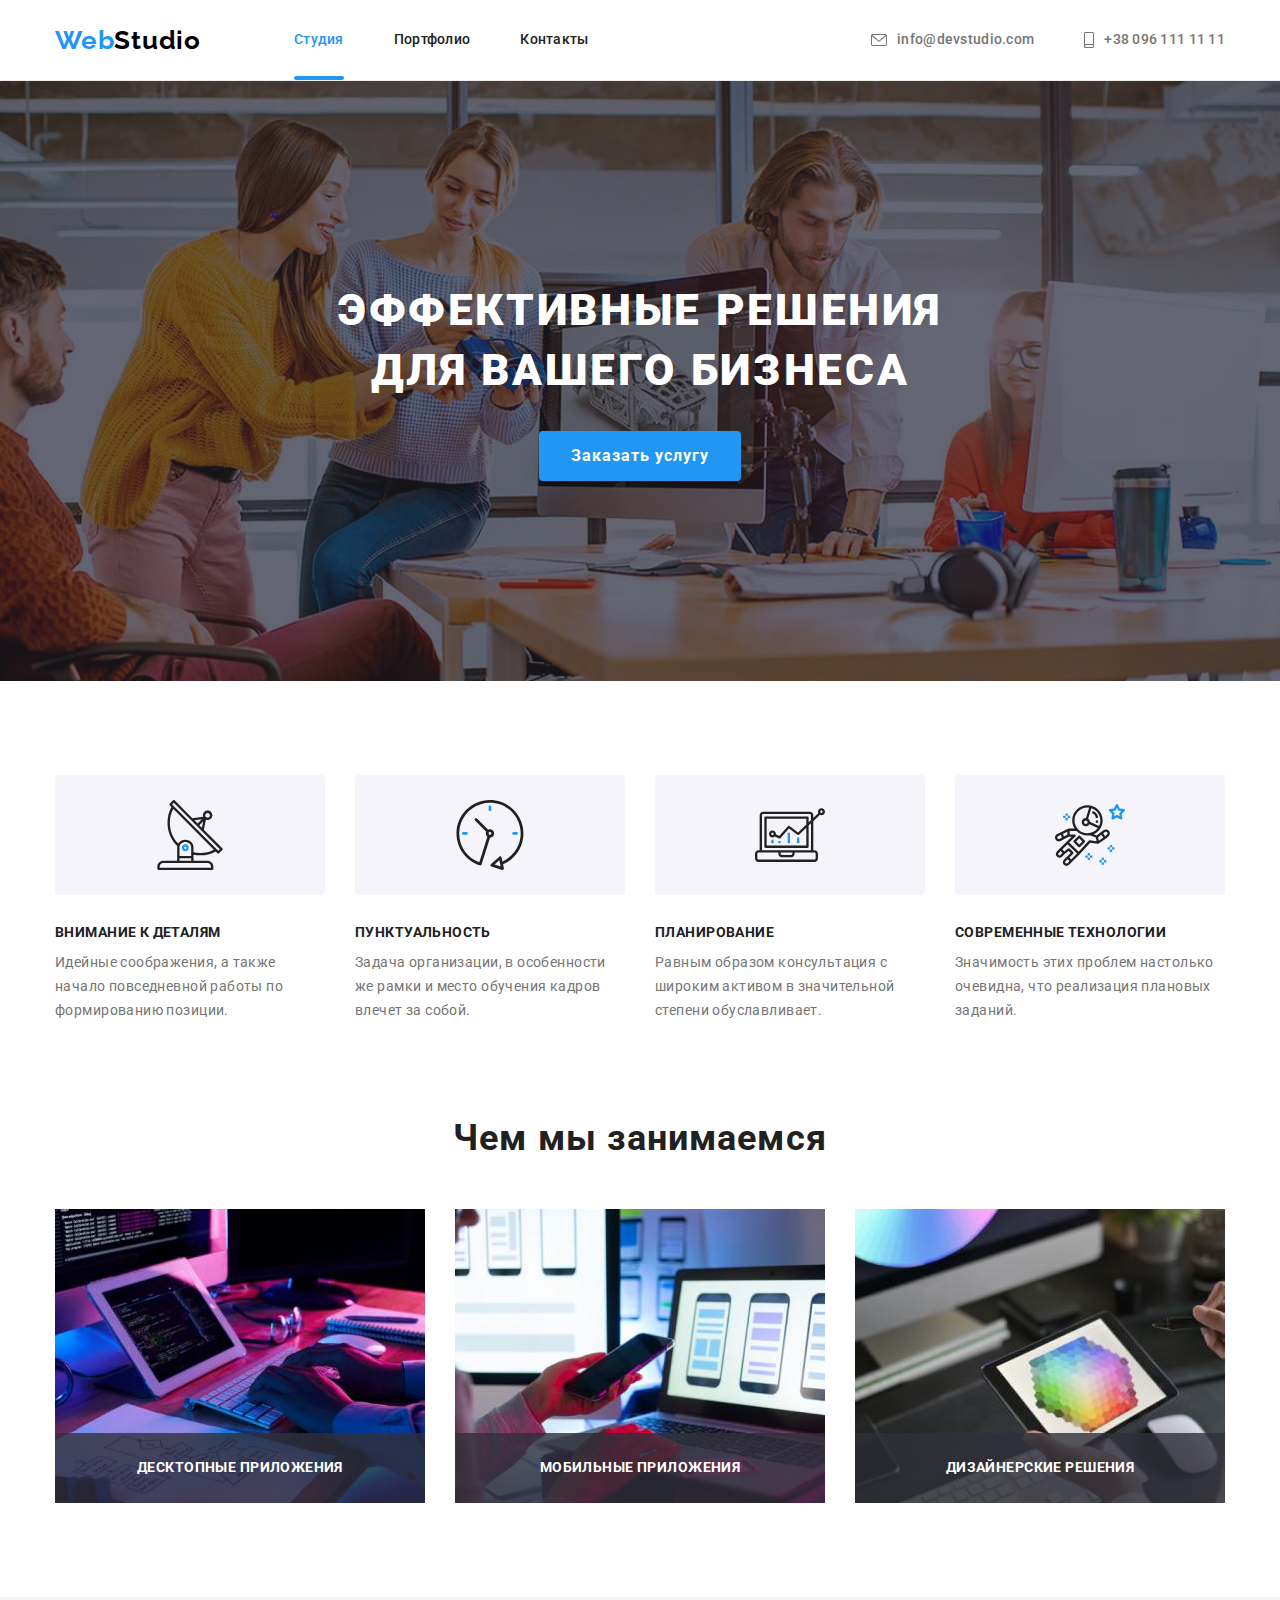
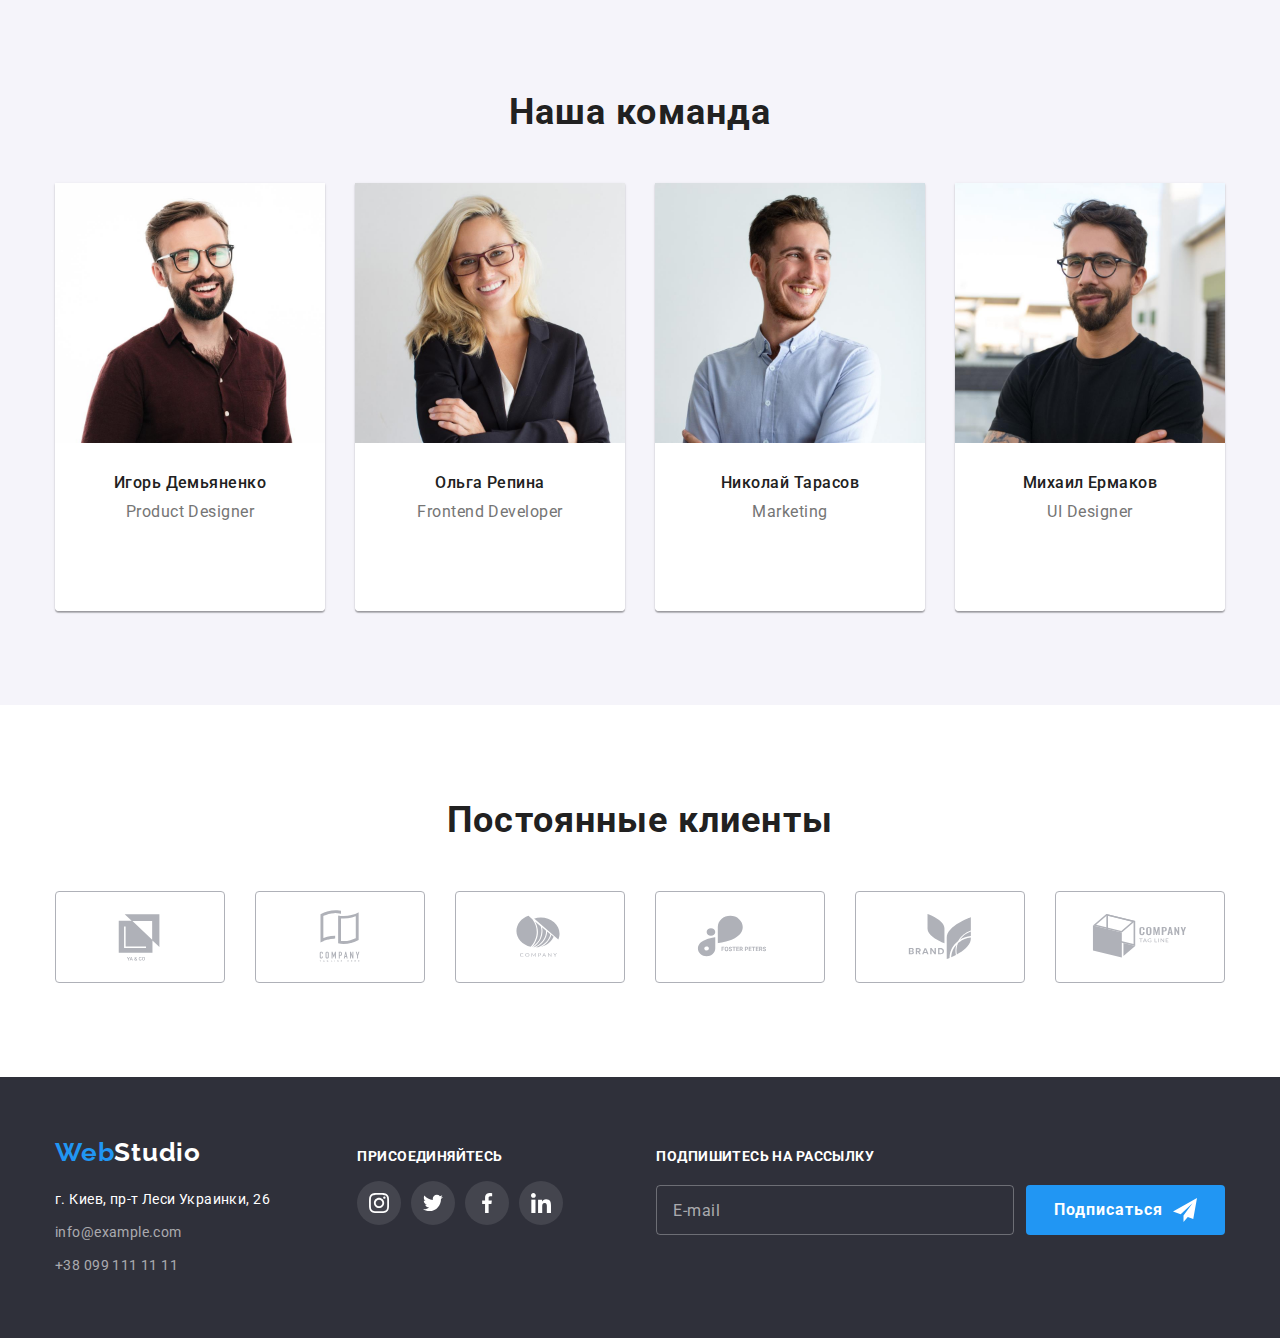
<file: index.html>
<!DOCTYPE html>
<html lang="ru">
<head>
    <meta charset="UTF-8">
    <meta http-equiv="X-UA-Compatible" content="IE=edge">
    <meta name="viewport" content="width=device-width, initial-scale=1.0">
    <title>Студия</title>
    <link rel="preconnect" href="https://fonts.googleapis.com">
    <link rel="preconnect" href="https://fonts.gstatic.com" crossorigin>
    <link href="https://fonts.googleapis.com/css2?family=Raleway:wght@700&family=Roboto:wght@400;500;700;900&display=swap"
        rel="stylesheet">
    <link rel="stylesheet" href="https://cdnjs.cloudflare.com/ajax/libs/modern-normalize/1.1.0/modern-normalize.min.css">
    <link rel="stylesheet" href="./css/main.min.css">
</head>
<body>
    <header class="main-header">
        <div class="main-header--flex container">
            <nav class="header-container">
                <a href="./index.html" class="logo"><span class="logo__accent">Web</span>Studio</a>
                <ul class="nav">
                    <li class="nav__item">
                        <a class="nav__link nav__link--current" href="./index.html">Студия</a>
                    </li>
                    <li class="nav__item">
                        <a class="nav__link" href="./portfolio.html">Портфолио</a>
                    </li>
                    <li class="nav__item">
                        <a class="nav__link" href="">Контакты</a>
                    </li>
                </ul>
            </nav>
            <ul class="extra-address">
                <li class="extra-address__item">
                    <a class="extra-address__link" href="mailto:info@devstudio.com">
                        <svg class="extra-address__icon" width="16" height="12">
                            <use href="./images/sprite.svg#icon-envelope"></use>
                        </svg>
                        info@devstudio.com</a>
                </li>
                <li class="extra-address__item">
                    <a class="extra-address__link" href="tel:+380961111111">
                        <svg class="extra-address__icon" width="10" height="16">
                            <use href="./images/sprite.svg#icon-smartphone"></use>
                        </svg>
                        +38 096 111 11 11</a>
                </li>
            </ul>
        </div>
    </header>
    <main>
        <!-- Hero  -->
        <section class="hero-section">
            <div class="container">
                <h1 class="hero-section__title">Эффективные решения для вашего бизнеса</h1>
                <button class="hero-section__btn btn" type="button" data-modal-open>Заказать услугу</button>
            </div>
        </section>
        <!-- Секция Наше преимущество -->
        <section class="section">
            <div class="container">
                <h2 class="visually-hidden">Наши преимущества</h2>
                <ul class="benefits">
                    <li class="benefits__item">
                        <div class="benefits__wrapper">
                            <svg width="70" height="70">
                                <use href="./images/sprite.svg#icon-antenna"></use>
                            </svg>
                        </div>
                        <h3 class="benefits__title">Внимание к деталям</h3>
                        <p class="benefits__desc">Идейные соображения, а также начало повседневной работы по формированию позиции.</p>
                    </li>
                    <li class="benefits__item">
                        <div class="benefits__wrapper">
                            <svg width="70" height="70">
                                <use href="./images/sprite.svg#icon-clock"></use>
                            </svg>
                        </div>
                        <h3 class="benefits__title">Пунктуальность</h3>
                        <p class="benefits__desc">Задача организации, в особенности же рамки и место обучения кадров влечет за собой.</p>
                    </li>
                    <li class="benefits__item">
                        <div class="benefits__wrapper">
                            <svg width="70" height="70">
                                <use href="./images/sprite.svg#icon-diagram"></use>
                            </svg>
                        </div>
                        <h3 class="benefits__title">Планирование</h3>
                        <p class="benefits__desc">Равным образом консультация с широким активом в значительной степени обуславливает.</p>
                    </li>
                    <li class="benefits__item">
                        <div class="benefits__wrapper">
                            <svg width="70" height="70">
                                <use href="./images/sprite.svg#icon-astronaut"></use>
                            </svg>
                        </div>
                        <h3 class="benefits__title">Современные технологии</h3>
                        <p class="benefits__desc">Значимость этих проблем настолько очевидна, что реализация плановых заданий.</p>
                    </li>
                </ul>
            </div>
        </section>
        <!-- Секция Чем мы занимаемся -->
        <section class="section section--no-top-padding">
            <div class="container">
                <h2 class="section__title">Чем мы занимаемся</h2>
                <ul class="activity-list">
                    <li class="activity-list__item">
                        <img src="images/what-we-do-1.jpg" alt="Мужчина пишет код" width="370" height="294">
                        <p class="activity-section__over-text">Десктопные приложения</p>
                    </li>
                    <li class="activity-list__item">
                        <img src="images/what-we-do-2.jpg" alt="Девушка держит телефон у ноутбука" width="370" height="294">
                        <p class="activity-section__over-text">Мобильные приложения</p>
                    </li>
                    <li class="activity-list__item">
                        <img src="images/what-we-do-3.jpg" alt="Человек держит планшет в руках" width="370" height="294">
                        <p class="activity-section__over-text">Дизайнерские решения</p>
                    </li>
                </ul>
            </div>
        </section>
        <!-- Секция Наша команда -->
        <section class="section section--gray-background">
            <div class="container">
            <h2 class="section__title">Наша команда</h2>
            <ul class="team-list">
                <li class="team-item">
                    <img src="images/our-team-1.jpg" alt="Фотография Игоря Демьяненко" width="270" height="260">
                    <div class="team-item__meta">
                        <h3 class="team-item__name">Игорь Демьяненко</h3>
                        <p class="team-item__desc" lang="en">Product Designer</p>
                        <ul class="icons-list">
                            <li class="icons-item">
                                <a class="icons-item__link" href="">
                                    <svg class="icons-item__icon" width="20" height="20">
                                        <use href="./images/sprite.svg#icon-instagram"></use>
                                    </svg>
                                </a>
                            </li>
                            <li class="icons-item">
                                <a class="icons-item__link" href="">
                                    <svg class="icons-item__icon" width="20" height="20">
                                        <use href="./images/sprite.svg#icon-twitter"></use>
                                    </svg>
                                </a>
                            </li>
                            <li class="icons-item">
                                <a class="icons-item__link" href="">
                                    <svg class="icons-item__icon" width="20" height="20">
                                        <use href="./images/sprite.svg#icon-facebook"></use>
                                    </svg>
                                </a>
                            </li>
                            <li class="icons-item">
                                <a class="icons-item__link" href="">
                                    <svg class="icons-item__icon" width="20" height="20">
                                        <use href="./images/sprite.svg#icon-linkedin"></use>
                                    </svg>
                                </a>
                            </li>
                        </ul>
                    </div>
                </li>
                <li class="team-item">
                    <img src="images/our-team-2.jpg" alt="Фотография Ольги Репиной" width="270" height="260">
                    <div class="team-item__meta">
                        <h3 class="team-item__name">Ольга Репина</h3>
                        <p class="team-item__desc" lang="en">Frontend Developer</p>
                        <ul class="icons-list">
                            <li class="icons-item">
                                <a class="icons-item__link" href="">
                                    <svg class="icons-item__icon" width="20" height="20">
                                        <use href="./images/sprite.svg#icon-instagram"></use>
                                    </svg>
                                </a>
                            </li>
                            <li class="icons-item">
                                <a class="icons-item__link" href="">
                                    <svg class="icons-item__icon" width="20" height="20">
                                        <use href="./images/sprite.svg#icon-twitter"></use>
                                    </svg>
                                </a>
                            </li>
                            <li class="icons-item">
                                <a class="icons-item__link" href="">
                                    <svg class="icons-item__icon" width="20" height="20">
                                        <use href="./images/sprite.svg#icon-facebook"></use>
                                    </svg>
                                </a>
                            </li>
                            <li class="icons-item">
                                <a class="icons-item__link" href="">
                                    <svg class="icons-item__icon" width="20" height="20">
                                        <use href="./images/sprite.svg#icon-linkedin"></use>
                                    </svg>
                                </a>
                            </li>
                        </ul>
                    </div>
                </li>
                <li class="team-item">
                    <img src="images/our-team-3.jpg" alt="Фотография Николая Тарасова" width="270" height="260">
                    <div class="team-item__meta">
                        <h3 class="team-item__name">Николай Тарасов</h3>
                        <p class="team-item__desc" lang="en">Marketing</p>
                        <ul class="icons-list">
                            <li class="icons-item">
                                <a class="icons-item__link" href="">
                                    <svg class="icons-item__icon" width="20" height="20">
                                        <use href="./images/sprite.svg#icon-instagram"></use>
                                    </svg>
                                </a>
                            </li>
                            <li class="icons-item">
                                <a class="icons-item__link" href="">
                                    <svg class="icons-item__icon" width="20" height="20">
                                        <use href="./images/sprite.svg#icon-twitter"></use>
                                    </svg>
                                </a>
                            </li>
                            <li class="icons-item">
                                <a class="icons-item__link" href="">
                                    <svg class="icons-item__icon" width="20" height="20">
                                        <use href="./images/sprite.svg#icon-facebook"></use>
                                    </svg>
                                </a>
                            </li>
                            <li class="icons-item">
                                <a class="icons-item__link" href="">
                                    <svg class="icons-item__icon" width="20" height="20">
                                        <use href="./images/sprite.svg#icon-linkedin"></use>
                                    </svg>
                                </a>
                            </li>
                        </ul>
                    </div>
                </li>
                <li class="team-item">
                    <img src="images/our-team-4.jpg" alt="Фотография Михаила Ермакова" width="270" height="260">
                    <div class="team-item__meta">
                        <h3 class="team-item__name">Михаил Ермаков</h3>
                        <p class="team-item__desc" lang="en">UI Designer</p>
                        <ul class="icons-list">
                            <li class="icons-item">
                                <a class="icons-item__link" href="">
                                    <svg class="icons-item__icon" width="20" height="20">
                                        <use href="./images/sprite.svg#icon-instagram"></use>
                                    </svg>
                                </a>
                            </li>
                            <li class="icons-item">
                                <a class="icons-item__link" href="">
                                    <svg class="icons-item__icon" width="20" height="20">
                                        <use href="./images/sprite.svg#icon-twitter"></use>
                                    </svg>
                                </a>
                            </li>
                            <li class="icons-item">
                                <a class="icons-item__link" href="">
                                    <svg class="icons-item__icon" width="20" height="20">
                                        <use href="./images/sprite.svg#icon-facebook"></use>
                                    </svg>
                                </a>
                            </li>
                            <li class="icons-item">
                                <a class="icons-item__link" href="">
                                    <svg class="icons-item__icon" width="20" height="20">
                                        <use href="./images/sprite.svg#icon-linkedin"></use>
                                    </svg>
                                </a>
                            </li>
                        </ul>
                    </div>
                </li>
            </ul>
            </div>
        </section>
        <!-- Постоянные клиенты -->
        <section class="section">
            <div class="container">
            <h2 class="section__title">Постоянные клиенты</h2>
            <ul class="clients">
                <li class="clients__item">
                    <a class="clients__link" href="">
                        <svg class="clients__icon" width="106" height="60">
                            <use href="./images/sprite.svg#icon-client-1"></use>
                        </svg>
                    </a>
                </li>
                <li class="clients__item">
                    <a class="clients__link" href="">
                        <svg class="clients__icon" width="106" height="60">
                            <use href="./images/sprite.svg#icon-client-2"></use>
                        </svg>
                    </a>
                </li>
                <li class="clients__item">
                    <a class="clients__link" href="">
                        <svg class="clients__icon" width="106" height="60">
                            <use href="./images/sprite.svg#icon-client-3"></use>
                        </svg>
                    </a>
                </li>
                <li class="clients__item">
                    <a class="clients__link" href="">
                        <svg class="clients__icon" width="106" height="60">
                            <use href="./images/sprite.svg#icon-client-4"></use>
                        </svg>
                    </a>
                </li>
                <li class="clients__item">
                    <a class="clients__link" href="">
                        <svg class="clients__icon" width="106" height="60">
                            <use href="./images/sprite.svg#icon-client-5"></use>
                        </svg>
                    </a>
                </li>
                <li class="clients__item">
                    <a class="clients__link" href="">
                        <svg class="clients__icon" width="106" height="60">
                            <use href="./images/sprite.svg#icon-client-6"></use>
                        </svg>
                    </a>
                </li>
            </ul>
            </div>
        </section>
    </main>
    <footer>
        <div class="container footer-container">
            <div class="footer-address">
            <a href="index.html" class="logo logo-footer"><span class="logo__accent">Web</span>Studio</a>
            <address>
                <ul class="main-address">
                    <li class="main-address__item">
                        <a class="main-address__link"
                            href="https://www.google.com/maps/place/Lesi+Ukrainky+Blvd,+26,+Kyiv,+02000/@50.4265807,30.5383858,17z/data=!4m5!3m4!1s0x40d4cf0e033ecbe9:0x57a4dffefec77da0!8m2!3d50.4265807!4d30.5383858">г.
                            Киев, пр-т Леси Украинки, 26</a>
                    </li>
                    <li class="main-address__item">
                        <a class="main-address__link address-specialty" href="mailto:info@example.com">info@example.com</a>
                    </li>
                    <li class="main-address__item">
                        <a class="main-address__link address-specialty" href="tel:+380991111111">+38 099 111 11 11</a>
                    </li>
                </ul>
            </address>
            </div>

            <div class="footer-social">
        <span class="footer-social__title">присоединяйтесь</span>
        <ul class="icons-list">
            <li class="icons-item">
                <a class="icons-item__link" href="">
                    <svg class="icons-item__icon" width="20" height="20">
                        <use href="./images/sprite.svg#icon-instagram"></use>
                    </svg>
                </a>
            </li>
            <li class="icons-item">
                <a class="icons-item__link" href="">
                    <svg class="icons-item__icon" width="20" height="20">
                        <use href="./images/sprite.svg#icon-twitter"></use>
                    </svg>
                </a>
            </li>
            <li class="icons-item">
                <a class="icons-item__link" href="">
                    <svg class="icons-item__icon" width="20" height="20">
                        <use href="./images/sprite.svg#icon-facebook"></use>
                    </svg>
                </a>
            </li>
            <li class="icons-item">
                <a class="icons-item__link" href="">
                    <svg class="icons-item__icon" width="20" height="20">
                        <use href="./images/sprite.svg#icon-linkedin"></use>
                    </svg>
                </a>
            </li>
        </ul>
            </div>

            <div class="footer-subscription">
                <span class="footer-social__title">Подпишитесь на рассылку</span>
                <div class="subscribe-form">
                    <form action="#" class="footer-form">
                        <input type="email" name="email" class="footer-form__input" placeholder="E-mail">
                        <button type="submit" class="footer-btn btn">
                            Подписаться
                            <svg class="footer-btn__icon" width="24" height="24">
                                <use href="./images/symbol-defs.svg#icon-icon-send"></use>
                            </svg>
                        </button>
                    </form>
                    
                </div>
            </div>
        </div>
        
    </footer>
    <div class="backdrop is-hidden" data-modal>
        <div class="modal">
            <button type="button" class="close-btn" data-modal-close>
                <svg  width="11" height="11">
                    <use href="./images/sprite.svg#icon-close"></use>
                </svg>
            </button>
            <p class="modal-title">Оставьте свои данные, мы вам перезвоним</p>
            <form action="#" class="modal-form">
                <label class="modal-form__input"><span class="modal-form__text">Имя</span>
                    <span class="modal-form-wrapper">
                    <input type="text" name="user-name" class="modal-input">
                    <svg class="modal-input__icon" width="18" height="18">
                        <use href="./images/symbol-defs.svg#icon-person-black">
                    </svg>
                    </span>
                </label>
                <label class="modal-form__input"><span class="modal-form__text">Телефон</span>
                    <span class="modal-form-wrapper">
                    <input type="tel" name="user-tel" class="modal-input">
                    <svg class="modal-input__icon" width="18" height="18">
                        <use href="./images/symbol-defs.svg#icon-phone-black"></use>
                    </svg>
                    </span>
                </label>
                <label class="modal-form__input"><span class="modal-form__text">Почта</span>
                    <span class="modal-form-wrapper">
                    <input type="email" name="user-email" class="modal-input">
                    <svg class="modal-input__icon" width="18" height="18">
                        <use href="./images/symbol-defs.svg#icon-email-black"></use>
                    </svg>
                    </span>
                </label>
                <label class="modal-form__input">Комментарий
                    <textarea name="user-text" class="modal-comment" placeholder="Введите текст"></textarea>
                </label>
                <input type="checkbox" id="checkbox" class="modal-checkbox visually-hidden"/>
                <label for="checkbox" class="modal-checkbox__text">
                    <span>
                        <svg class="input-agreed" width="11" height="8">
                            <use href="./images/symbol-defs.svg#icon-tick"></use>
                        </svg>
                    </span>
                    Соглашаюсь с рассылкой и принимаю&nbsp;<a href="" class="modal-checkbox__text_accent">Условия договора</a></label>
                <button type="submit" class="btn modal-btn">Отправить</button>
            </form>
        </div>
    </div>
    <script src="./js/modal.js"></script>
</body>
</html>
</file>
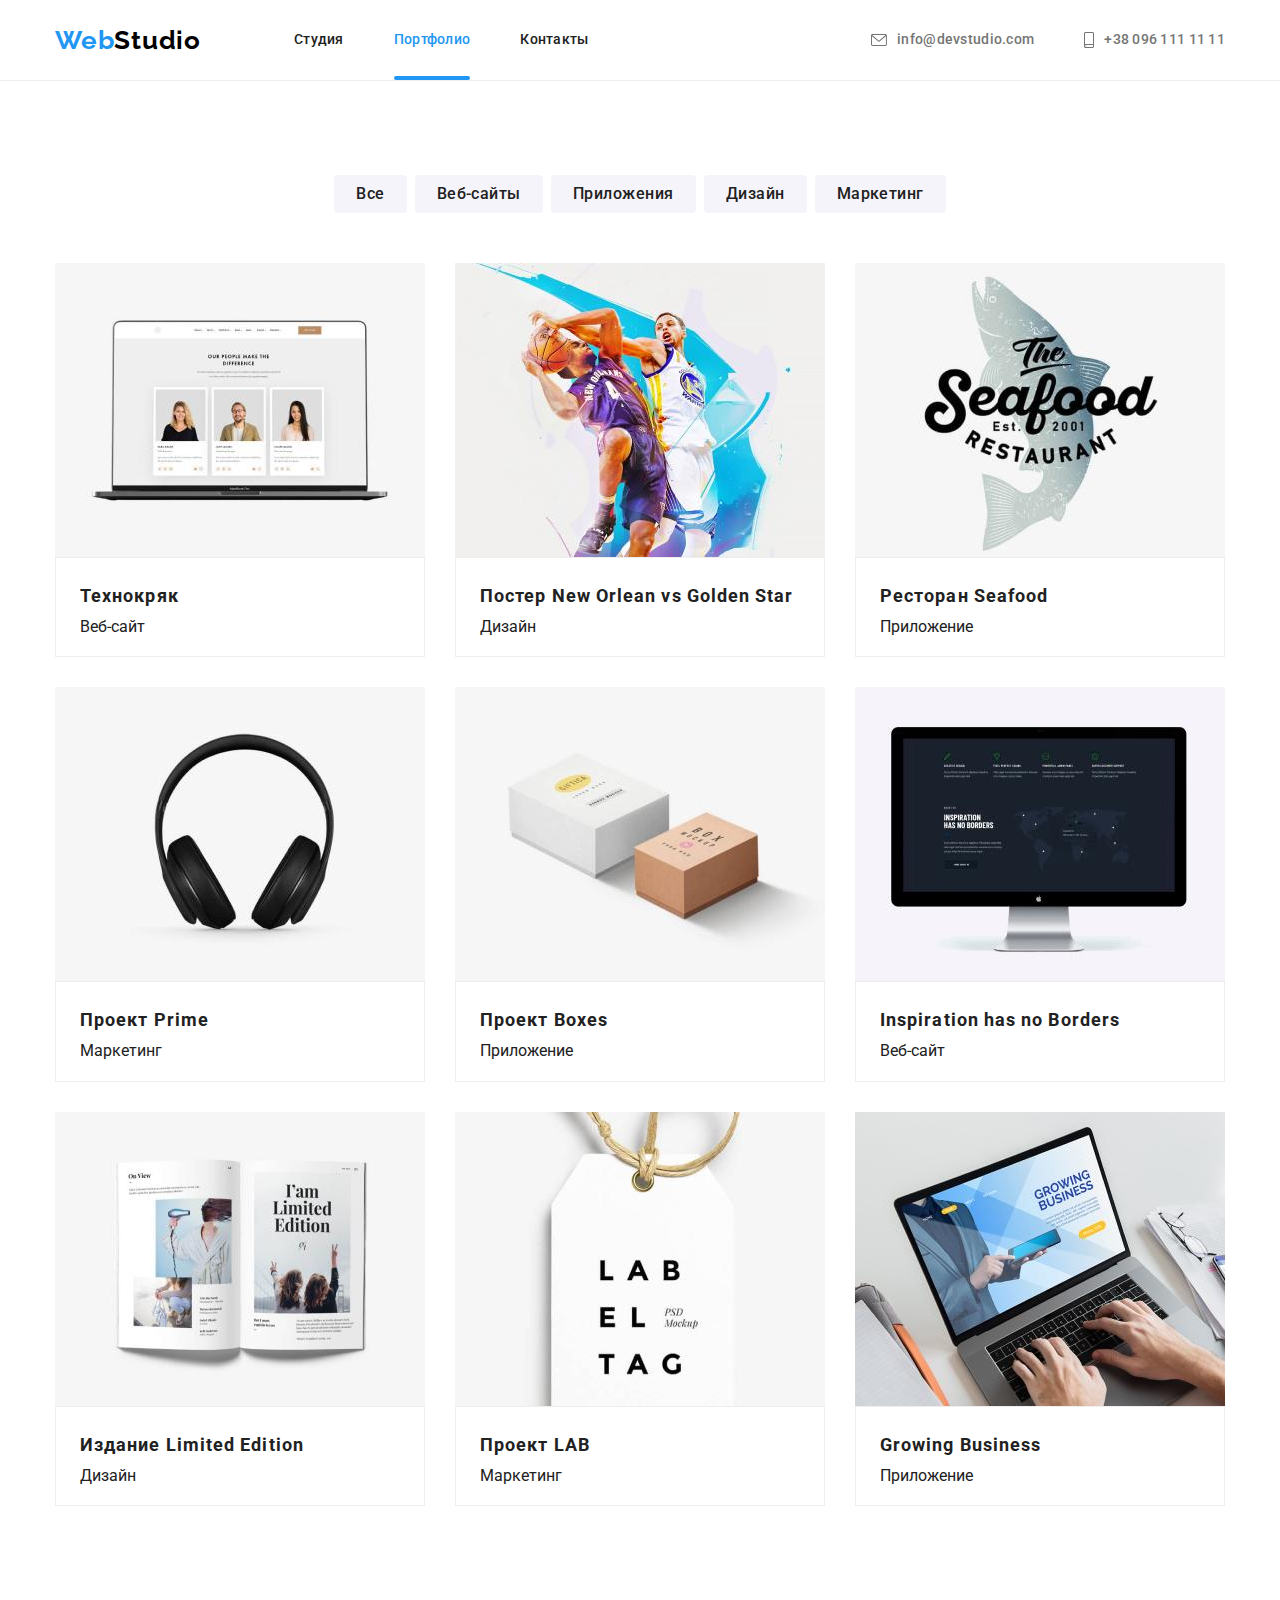
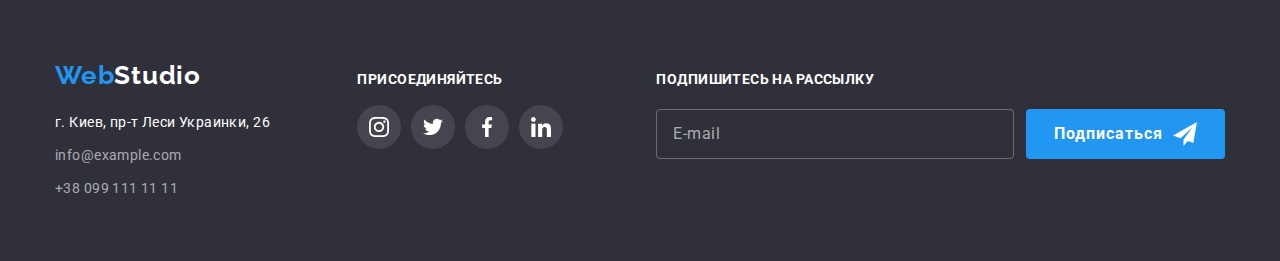
<file: portfolio.html>
<!DOCTYPE html>
<html lang="ru">

<head>
    <meta charset="UTF-8">
    <meta http-equiv="X-UA-Compatible" content="IE=edge">
    <meta name="viewport" content="width=device-width, initial-scale=1.0">
    <title>Портфолио</title>
    <link rel="preconnect" href="https://fonts.googleapis.com">
    <link rel="preconnect" href="https://fonts.gstatic.com" crossorigin>
    <link
        href="https://fonts.googleapis.com/css2?family=Raleway:wght@700&family=Roboto:wght@400;500;700;900&display=swap"
        rel="stylesheet">
    <link rel="stylesheet" href="https://cdnjs.cloudflare.com/ajax/libs/modern-normalize/1.1.0/modern-normalize.min.css">
    <link rel="stylesheet" href="./css/main.min.css">
</head>
<body>
    <header class="main-header">
        <div class="main-header--flex container">
            <nav class="header-container">
                <a href="./index.html" class="logo"><span class="logo__accent">Web</span>Studio</a>
                <ul class="nav">
                    <li class="nav__item">
                        <a class="nav__link" href="./index.html">Студия</a>
                    </li>
                    <li class="nav__item">
                        <a class="nav__link nav__link--current" href="./portfolio.html">Портфолио</a>
                    </li>
                    <li class="nav__item">
                        <a class="nav__link" href="">Контакты</a>
                    </li>
                </ul>
            </nav>
            <ul class="extra-address">
                <li class="extra-address__item">
                    <a class="extra-address__link" href="mailto:info@devstudio.com">
                        <svg class="extra-address__icon" width="16" height="12">
                            <use href="./images/sprite.svg#icon-envelope"></use>
                        </svg>
                        info@devstudio.com</a>
                </li>
                <li class="extra-address__item">
                    <a class="extra-address__link" href="tel:+380961111111">
                        <svg class="extra-address__icon" width="10" height="16">
                            <use href="./images/sprite.svg#icon-smartphone"></use>
                        </svg>
                        +38 096 111 11 11</a>
                </li>
            </ul>
        </div>
    </header>
    <main>
        <!-- Portfolio -->
<section class="section">
    <div class="container">
    <h1 class="visually-hidden">Портфолио работ</h1>
        <ul class="portfolio">
            <li class="portfolio__item">
                <button class="portfolio__btn btn" type="button">Все</button>
            </li>
            <li class="portfolio__item">
                <button class="portfolio__btn btn" type="button">Веб-сайты</button>
            </li>
            <li class="portfolio__item">
                <button class="portfolio__btn btn" type="button">Приложения</button>
            </li>
            <li class="portfolio__item">
                <button class="portfolio__btn btn" type="button">Дизайн</button>
            </li>
            <li class="portfolio__item">
                <button class="portfolio__btn btn" type="button">Маркетинг</button>
            </li>
        </ul>
        <ul class="projects">
            <li class="projects__card">
                <a class="projects__link" href="">
                    <div class="projects--top-wrapper">
                        <img class="projects__img" src="./images/portfolio-1.jpg" alt="Изображение трех человек на экране ноутбука" width="370"
                            height="294">
                        <p class="project-top-text">Технокряк это современная площадка распространения коронавируса. Компании используют эту
                            платформу для цифрового шпионажа и атак на защищённые сервера конкурентов.</p>
                    </div>
                        <div class="projects__meta">
                            <h2 class="projects__header">Технокряк</h2>
                            <p class="projects__desc">Веб-сайт</p>
                        </div>
                </a>
            </li>
            <li class="projects__card">
                <a class="projects__link" href="">
                    <div class="projects--top-wrapper">
                    <img class="projects__img" src="./images/portfolio-2.jpg" alt="Двое парней играют в баскетбол" width="370"
                        height="294">
                        <p class="project-top-text">Технокряк это современная площадка распространения коронавируса. Компании используют эту платформу для цифрового шпионажа и атак на защищённые сервера конкурентов.</p>
                        </div>
                        <div class="projects__meta">
                            <h2 class="projects__header">Постер <span lang="en">New Orlean vs Golden Star</span></h2>
                            <p class="projects__desc">Дизайн</p>
                        </div>
                </a>
            </li>
            <li class="projects__card">
                <a class="projects__link" href="">
                    <div class="projects--top-wrapper">
                    <img class="projects__img" src="./images/portfolio-3.jpg" alt="Эмблема ресторана и на заднем фоне рыба"
                        width="370" height="294">
                        <p class="project-top-text">Технокряк это современная площадка распространения коронавируса. Компании используют эту платформу для цифрового шпионажа и атак на защищённые сервера конкурентов.</p>
                        </div>
                        <div class="projects__meta">
                            <h2 class="projects__header">Ресторан <span lang="en">Seafood</span></h2>
                            <p class="projects__desc">Приложение</p>
                        </div>
                </a>
            </li>
            <li class="projects__card">
                <a class="projects__link" href="">
                    <div class="projects--top-wrapper">
                    <img class="projects__img" src="./images/portfolio-4.jpg" alt="Наушники" width="370" height="294">
                    <p class="project-top-text">Технокряк это современная площадка распространения коронавируса. Компании используют эту платформу для цифрового шпионажа и атак на защищённые сервера конкурентов.</p>
                    </div>
                    <div class="projects__meta">
                        <h2 class="projects__header">Проект <span lang="en">Prime</span></h2>
                        <p class="projects__desc">Маркетинг</p>
                    </div>
                </a>
            </li>
            <li class="projects__card">
                <a class="projects__link" href="">
                    <div class="projects--top-wrapper">
                    <img class="projects__img" src="./images/portfolio-5.jpg" alt="Белая и коричневая коробки" width="370"
                        height="294">
                        <p class="project-top-text">Технокряк это современная площадка распространения коронавируса. Компании используют эту платформу для цифрового шпионажа и атак на защищённые сервера конкурентов.</p>
                        </div>
                       <div class="projects__meta">
                           <h2 class="projects__header">Проект <span lang="en">Boxes</span></h2>
                           <p class="projects__desc">Приложение</p>
                       </div>
                </a>
            </li>
            <li class="projects__card">
                <a class="projects__link" href="">
                    <div class="projects--top-wrapper">
                    <img class="projects__img" src="./images/portfolio-6.jpg" alt="Экран компьютера" width="370" height="294">
                    <p class="project-top-text">Технокряк это современная площадка распространения коронавируса. Компании используют эту платформу для цифрового шпионажа и атак на защищённые сервера конкурентов.</p>
                    </div>
                    <div class="projects__meta">
                        <h2 class="projects__header" lang="en">Inspiration has no Borders</h2>
                        <p class="projects__desc">Веб-сайт</p>
                    </div>
                </a>
            </li>
            <li class="projects__card">
                <a class="projects__link" href="">
                    <div class="projects--top-wrapper">
                    <img class="projects__img" src="./images/portfolio-7.jpg" alt="Открытый журнал" width="370" height="294">
                    <p class="project-top-text">Технокряк это современная площадка распространения коронавируса. Компании используют эту платформу для цифрового шпионажа и атак на защищённые сервера конкурентов.</p>
                    </div>
                    <div class="projects__meta">
                        <h2 class="projects__header">Издание <span lang="en">Limited Edition</span></h2>
                        <p class="projects__desc">Дизайн</p>
                    </div>
                </a>
            </li>
            <li class="projects__card">
                <a class="projects__link" href="">
                    <div class="projects--top-wrapper">
                    <img class="projects__img" src="./images/portfolio-8.jpg" alt="Белая этикетка с черной надписью на ней"
                        width="370" height="294">
                        <p class="project-top-text">Технокряк это современная площадка распространения коронавируса. Компании используют эту платформу для цифрового шпионажа и атак на защищённые сервера конкурентов.</p>
                        </div>
                        <div class="projects__meta">
                            <h2 class="projects__header">Проект <span lang="en">LAB</span></h2>
                            <p class="projects__desc">Маркетинг</p>
                        </div>
                </a>
            </li>
            <li class="projects__card">
                <a class="projects__link" href="">
                    <div class="projects--top-wrapper">
                    <img class="projects__img" src="./images/portfolio-9.jpg" alt="Руки мужчины, который работает за ноутбуком"
                        width="370" height="294">
                        <p class="project-top-text">Технокряк это современная площадка распространения коронавируса. Компании используют эту платформу для цифрового шпионажа и атак на защищённые сервера конкурентов.</p>
                        </div>
                        <div class="projects__meta">
                            <h2 class="projects__header" lang="en">Growing Business</h2>
                            <p class="projects__desc">Приложение</p>
                        </div>
                </a>
            </li>
        </ul>
    </div>
</section>
    </main>
    <footer>
        <div class="container footer-container">
            <div class="footer-address">
                <a href="index.html" class="logo logo-footer link"><span class="logo__accent">Web</span>Studio</a>
                <address>
                    <ul class="main-address">
                        <li class="main-address__item">
                            <a class="main-address__link link"
                                href="https://www.google.com/maps/place/Lesi+Ukrainky+Blvd,+26,+Kyiv,+02000/@50.4265807,30.5383858,17z/data=!4m5!3m4!1s0x40d4cf0e033ecbe9:0x57a4dffefec77da0!8m2!3d50.4265807!4d30.5383858">г.
                                Киев, пр-т Леси Украинки, 26</a>
                        </li>
                        <li class="main-address__item">
                            <a class="main-address__link link address-specialty"
                                href="mailto:info@example.com">info@example.com</a>
                        </li>
                        <li class="main-address__item">
                            <a class="main-address__link link address-specialty" href="tel:+380991111111">+38 099 111 11
                                11</a>
                        </li>
                    </ul>
                </address>
            </div>
    
            <div class="footer-social">
                <span class="footer-social__title">присоединяйтесь</span>
                <ul class="icons-list">
                    <li class="icons-item">
                        <a class="icons-item__link" href="">
                            <svg class="icons-item__icon" width="20" height="20">
                                <use href="./images/sprite.svg#icon-instagram"></use>
                            </svg>
                        </a>
                    </li>
                    <li class="icons-item">
                        <a class="icons-item__link" href="">
                            <svg class="icons-item__icon" width="20" height="20">
                                <use href="./images/sprite.svg#icon-twitter"></use>
                            </svg>
                        </a>
                    </li>
                    <li class="icons-item">
                        <a class="icons-item__link" href="">
                            <svg class="icons-item__icon" width="20" height="20">
                                <use href="./images/sprite.svg#icon-facebook"></use>
                            </svg>
                        </a>
                    </li>
                    <li class="icons-item">
                        <a class="icons-item__link" href="">
                            <svg class="icons-item__icon" width="20" height="20">
                                <use href="./images/sprite.svg#icon-linkedin"></use>
                            </svg>
                        </a>
                    </li>
                </ul>
            </div>
    
            <div class="footer-subscription">
                <span class="footer-social__title">Подпишитесь на рассылку</span>
                <div class="subscribe-form">
                    <form action="#" class="footer-form">
                        <input type="email" name="email" class="footer-form__input" placeholder="E-mail">
                        <button type="submit" class="footer-btn btn">
                            Подписаться
                            <svg class="footer-btn__icon" width="24" height="24">
                                <use href="./images/symbol-defs.svg#icon-icon-send"></use>
                            </svg>
                        </button>
                    </form>
    
                </div>
            </div>
        </div>
    
    </footer>
    
    </body>
    
    </html>
</file>
<file: css/main.min.css>
:root{--main-text-color: #212121;--second-text-color: #757575;--third-text-color: #ffffff;--accent-color: #2196f3;--second-background-color: #2f303a;--third-background-color: #f5f4fa;--card-set-gap: 30px}h1,h2,h3,h4,h5,h6,p,ul{margin:0}ul{list-style:none;padding:0}img{display:block;max-width:100%;height:auto}.visually-hidden{position:absolute;width:1px;height:1px;margin:-1px;padding:0;overflow:hidden;border:0;clip:rect(0 0 0 0)}body{font-family:'Roboto', sans-serif;color:#212121;background-color:#ffffff}a{text-decoration:none;color:inherit}.container{width:1200px;padding-left:15px;padding-right:15px;margin:0 auto}.btn{color:var(--main-text-color);background-color:var(--third-background-color);border:none;cursor:pointer;transition:background-color 250ms cubic-bezier(0.4, 0, 0.2, 1),color 250ms cubic-bezier(0.4, 0, 0.2, 1),box-shadow 250ms cubic-bezier(0.4, 0, 0.2, 1)}.btn:hover,.btn:focus{background-color:var(--accent-color);color:var(--third-text-color);box-shadow:0px 3px 1px rgba(0,0,0,0.1),0px 1px 2px rgba(0,0,0,0.08),0px 2px 2px rgba(0,0,0,0.12)}.backdrop{position:fixed;width:100vw;height:100vh;background-color:rgba(0,0,0,0.2);top:0;transition:opacity 250ms cubic-bezier(0.4, 0, 0.2, 1),visibility 250ms cubic-bezier(0.4, 0, 0.2, 1)}.backdrop.is-hidden{opacity:0;visibility:hidden;pointer-events:none}.modal{width:528px;min-height:581px;background-color:var(--third-text-color);box-shadow:0px 1px 3px rgba(0,0,0,0.12),0px 1px 1px rgba(0,0,0,0.14),0px 2px 1px rgba(0,0,0,0.2);border-radius:4px;position:absolute;top:50%;left:50%;transform:translate(-50%, -50%) scale(1);opacity:1;transition:transform 250ms cubic-bezier(0.4, 0, 0.2, 1),opacity 250ms cubic-bezier(0.4, 0, 0.2, 1);padding:40px}.backdrop.is-hidden .modal{transform:scale(1.1);opacity:0.5}.close-btn{width:30px;height:30px;background-color:#ffffff;border:1px solid rgba(0,0,0,0.1);border-radius:50%;right:8px;top:8px;position:absolute}.modal-title{font-weight:bold;font-size:20px;line-height:1.15;letter-spacing:.03em;text-align:center;color:var(--main-text-color);margin-bottom:12px}.modal-input{width:100%;height:40px;border:1px solid rgba(33,33,33,0.2);border-radius:4px;background:transparent;padding-left:42px;padding-right:15px;outline:none}.modal-input:focus{border-color:var(--accent-color)}.modal-form__text{display:block;margin-bottom:4px}.modal-form__input{font-weight:normal;font-size:12px;line-height:1.17;letter-spacing:.01em;color:var(--second-text-color);display:block;margin-bottom:10px}.modal-form-wrapper{display:block;position:relative}.modal-input__icon{position:absolute;left:12px;top:50%;transform:translateY(-50%)}.modal-input:focus+.modal-input__icon{fill:var(--accent-color)}.modal-comment{display:block;width:100%;resize:none;height:120px;border:1px solid rgba(33,33,33,0.2);border-radius:4px;background:transparent;margin-top:4px;padding-left:16px;padding-right:16px;padding-top:12px;padding-bottom:12px;outline:none}.modal-comment:focus{border-color:var(--accent-color)}.modal-comment::placeholder{color:rgba(33,33,33,0.2);font-weight:normal;font-size:12px;line-height:1.17;letter-spacing:.01em}.modal-btn{font-weight:bold;font-size:16px;line-height:1.87;letter-spacing:.06em;padding-top:10px;padding-bottom:10px;padding-left:56px;padding-right:56px;background-color:var(--accent-color);color:var(--third-text-color);box-shadow:0px 4px 4px rgba(0,0,0,0.15);border-radius:4px;display:block;margin:0 auto}.modal-checkbox__text{font-weight:normal;font-size:14px;line-height:1.71;letter-spacing:.03em;color:var(--second-text-color);display:flex;align-items:center;justify-content:center;margin-top:20px;margin-bottom:30px}.modal-checkbox__text span{width:15px;height:15px;border:2px solid #212121;border-radius:2px;margin-right:8px;display:flex;align-items:center;justify-content:center}.modal-checkbox:checked+.modal-checkbox__text span{background-color:var(--accent-color);border:none}.modal-checkbox__text_accent{color:var(--accent-color)}.modal-checkbox__text:checked svg{fill:var(--accent-color)}.accept-checkbox{display:flex;align-items:center;justify-content:center}.icons-list{display:flex;align-items:center;justify-content:center;margin-top:16px}.icons-item{width:44px;height:44px}.icons-item:not(:last-child){margin-right:10px}.icons-item__link{width:100%;height:100%;border-radius:50%;display:flex;align-items:center;justify-content:center;transition:background-color 250ms cubic-bezier(0.4, 0, 0.2, 1)}.icons-item__link:hover,.icons-item__link:focus{background-color:var(--accent-color)}.icons-item__icon{fill:#afb1b8;transition:fill 250ms cubic-bezier(0.4, 0, 0.2, 1)}.icons-item__link:hover .icons-item__icon,.icons-item__link:focus .icons-item__icon{fill:#ffffff}.logo{font-weight:700;font-size:26px;line-height:1.19;letter-spacing:.03em;font-family:'Raleway';color:#000000;margin-right:93px}.logo__accent{color:var(--accent-color)}.nav__link{display:block;font-weight:500;font-size:14px;line-height:1.14;letter-spacing:.02em;color:var(--main-text-color);padding-top:32px;padding-bottom:32px;transition:color 250ms cubic-bezier(0.4, 0, 0.2, 1)}.nav__link:hover,.nav__link:focus{color:var(--accent-color)}.extra-address__item{display:flex;align-items:center}.extra-address__item:not(:last-child){margin-right:50px}.extra-address__link{font-weight:500;font-size:14px;line-height:1.14;letter-spacing:.02em;color:var(--second-text-color);padding-top:32px;padding-bottom:32px;display:flex;align-items:center;justify-content:center;width:100%;height:100%;transition:color 250ms cubic-bezier(0.4, 0, 0.2, 1)}.extra-address__link:hover,.extra-address__link:focus{color:var(--accent-color)}.extra-address__icon{fill:currentColor;margin-right:10px;transition:fill 250ms cubic-bezier(0.4, 0, 0.2, 1)}.extra-address__icon:hover{fill:var(--accent-color)}.nav{display:flex}.header-container{display:flex;align-items:center}.extra-address{display:flex;margin-left:auto}.main-header--flex{display:flex;align-items:center}.main-header{border-bottom:1px solid #eeeeee}section{padding:94px 0}footer{background-color:var(--second-background-color);padding-top:60px;padding-bottom:60px}.nav__link--current{color:var(--accent-color)}.nav__link--current::after{content:'';position:absolute;width:100%;height:4px;background-color:var(--accent-color);border-radius:2px;display:block;bottom:0;left:0}.nav__item{position:relative}.nav__item:not(:last-child){margin-right:50px}.hero-section__title{font-weight:900;font-size:44px;line-height:1.36;letter-spacing:.06em;text-transform:uppercase;text-align:center;color:var(--third-text-color);width:696px;margin-bottom:30px;margin-left:auto;margin-right:auto}.hero-section{text-align:center;background-color:#c4c4c4;background-image:linear-gradient(rgba(47,48,58,0.4), rgba(47,48,58,0.4)),url(../images/hero-bg.jpg);background-repeat:no-repeat;background-position:center;background-size:cover;max-width:1600px;margin:0 auto;padding-top:200px;padding-bottom:200px}.hero-section__btn{font-family:inherit;font-weight:700;font-size:16px;line-height:1.88;letter-spacing:.06em;border-radius:4px;box-shadow:0px 4px 4px rgba(0,0,0,0.15);padding-top:10px;padding-bottom:10px;padding-left:32px;padding-right:32px;color:var(--third-text-color);background-color:var(--accent-color)}.benefits{display:flex}.benefits__item{width:270px}.benefits__item:not(:last-child){margin-right:30px}.benefits__wrapper{display:flex;align-items:center;justify-content:center;width:270px;height:120px;border-radius:4px;margin-bottom:30px;background-color:var(--third-background-color)}.benefits__title{font-weight:bold;font-size:14px;line-height:1.14;letter-spacing:.03em;text-align:left;text-transform:uppercase;margin-bottom:10px}.benefits__desc{font-weight:normal;font-size:14px;line-height:1.71;letter-spacing:.03em;text-align:left;color:var(--second-text-color)}.activity-list{display:flex}.section--no-top-padding{padding-top:0}.activity-list__item{position:relative}.activity-list__item:not(:last-child){margin-right:30px}.activity-section__over-text{font-weight:bold;font-size:14px;line-height:1.14;letter-spacing:.03em;text-align:center;text-transform:uppercase;color:var(--third-text-color);background-color:rgba(47,48,58,0.8);width:100%;padding-top:27px;padding-bottom:27px;position:absolute;bottom:0;left:0}.team-list{display:flex}.team-item{overflow:hidden;border-radius:0px 0px 4px 4px;box-shadow:0px 1px 3px rgba(0,0,0,0.12),0px 1px 1px rgba(0,0,0,0.14),0px 2px 1px rgba(0,0,0,0.2)}.team-item:not(:last-child){margin-right:30px}.section--gray-background{background-color:var(--third-background-color)}.team-item__meta{padding-top:30px;padding-bottom:30px;background-color:var(--third-text-color);text-align:center}.team-item__name{font-weight:500;font-size:16px;line-height:1.19;letter-spacing:.03em;margin-bottom:10px}.team-item__desc{font-weight:normal;font-size:16px;line-height:1.19;letter-spacing:.03em;color:var(--second-text-color)}.section__title{font-weight:bold;font-size:36px;line-height:1.17;letter-spacing:.03em;text-align:center;margin-bottom:50px}.clients{display:flex;justify-content:center}.clients__item{width:170px;height:92px}.clients__item:not(:last-child){margin-right:30px}.clients__link{display:flex;align-items:center;justify-content:center;width:100%;height:100%;fill:#afb1b8;border:1px solid #afb1b8;border-radius:4px;transition:fill 250ms cubic-bezier(0.4, 0, 0.2, 1),border-color 250ms cubic-bezier(0.4, 0, 0.2, 1)}.clients__link:hover,.clients__link:focus{fill:var(--accent-color);border-color:var(--accent-color)}.logo-footer{display:block;margin-bottom:20px;color:var(--third-text-color);margin-right:0}.main-address__item:not(:last-child){margin-bottom:9px}.main-address__link{font-weight:400;font-size:14px;line-height:1.71;letter-spacing:.03em;font-style:normal;text-align:Left;color:var(--third-text-color);transition:color 250ms cubic-bezier(0.4, 0, 0.2, 1)}.main-address__link:hover,.main-address__link:focus{color:var(--accent-color)}.address-specialty{color:rgba(255,255,255,0.6)}.footer-form{display:flex;align-items:center;justify-content:center}.footer-address{margin-right:70px;flex-grow:1}.footer-container{display:flex;align-items:baseline}.footer-social__title{font-weight:bold;font-size:14px;line-height:1.14;letter-spacing:.03em;text-transform:uppercase;color:var(--third-text-color)}.icons-item__link{background-color:rgba(255,255,255,0.1);transition:background-color 250ms cubic-bezier(0.4, 0, 0.2, 1)}.icons-item__link:hover,.icons-item__link:focus{background-color:var(--accent-color)}.icons-item__icon{fill:#ffffff}.footer-subscription{margin-right:0;margin-left:93px}.subscribe-form{display:flex;margin-top:20px}.footer-btn{border-radius:4px;padding-top:10px;padding-bottom:10px;padding-right:28px;padding-left:28px;font-weight:bold;font-size:16px;line-height:1.87;letter-spacing:.06em;background-color:var(--accent-color);color:var(--third-text-color);display:flex;align-items:center;justify-content:center}.footer-form__input{width:358px;height:50px;background-color:transparent;border:1px solid rgba(255,255,255,0.3);border-radius:4px;padding-left:16px;padding-right:16px;padding-top:15px;padding-bottom:15px;margin-right:12px;color:var(--third-text-color)}.footer-form__input::placeholder{font-weight:normal;font-size:16px;line-height:1.25;letter-spacing:.03em;color:rgba(255,255,255,0.6)}.footer-btn__icon{margin-left:10px}.portfolio{display:flex;justify-content:center;margin-bottom:50px}.portfolio__btn{font-weight:500;font-size:16px;line-height:1.63;letter-spacing:.03em;font-family:inherit;text-align:Center;border-radius:4px;padding-top:6px;padding-bottom:6px;padding-left:22px;padding-right:22px}.portfolio__btn:hover,.portfolio__btn:focus{box-shadow:0px 3px 1px rgba(0,0,0,0.1),0px 1px 2px rgba(0,0,0,0.08),0px 2px 2px rgba(0,0,0,0.12)}.portfolio__item:not(:last-child){margin-right:8px}.projects{display:flex;flex-wrap:wrap;margin-left:calc(-1 * var(--card-set-gap));margin-top:calc(-1 * var(--card-set-gap))}.projects__header{font-size:18px;line-height:2;margin-bottom:4px}.projects__card{flex-basis:calc(100% / 3 - var(--card-set-gap));margin-left:var(--card-set-gap);margin-top:var(--card-set-gap)}.projects__card .projects__header{font-weight:bold;font-size:18px;line-height:2;letter-spacing:.06em;text-align:Left}.projects__link{display:block;transition:box-shadow 250ms cubic-bezier(0.4, 0, 0.2, 1)}.projects__link:hover,.projects__link:focus{box-shadow:0px 1px 1px rgba(0,0,0,0.12),0px 4px 4px rgba(0,0,0,0.06),1px 4px 6px rgba(0,0,0,0.16)}.project-desc{color:var(--second-text-color);font-weight:normal;font-size:16px;line-height:1.88;letter-spacing:.03em;text-align:left}.projects__meta{padding-top:20px;padding-bottom:20px;padding-left:24px;padding-right:24px;border:1px solid #eeeeee}.project-top-text{font-weight:normal;font-size:18px;line-height:1.56;letter-spacing:.03em;text-align:left;color:var(--third-text-color);background-color:rgba(33,150,243,0.9);width:100%;padding-top:63px;padding-bottom:63px;padding-left:24px;padding-right:24px;position:absolute;top:0;left:0;height:100%;transform:translateY(100%);transition:transform 250ms cubic-bezier(0.4, 0, 0.2, 1)}.projects__card:hover .project-top-text,.projects__card:focus .project-top-text{transform:translateY(0)}.projects--top-wrapper{position:relative;overflow:hidden}
/*# sourceMappingURL=main.min.css.map */
</file>
